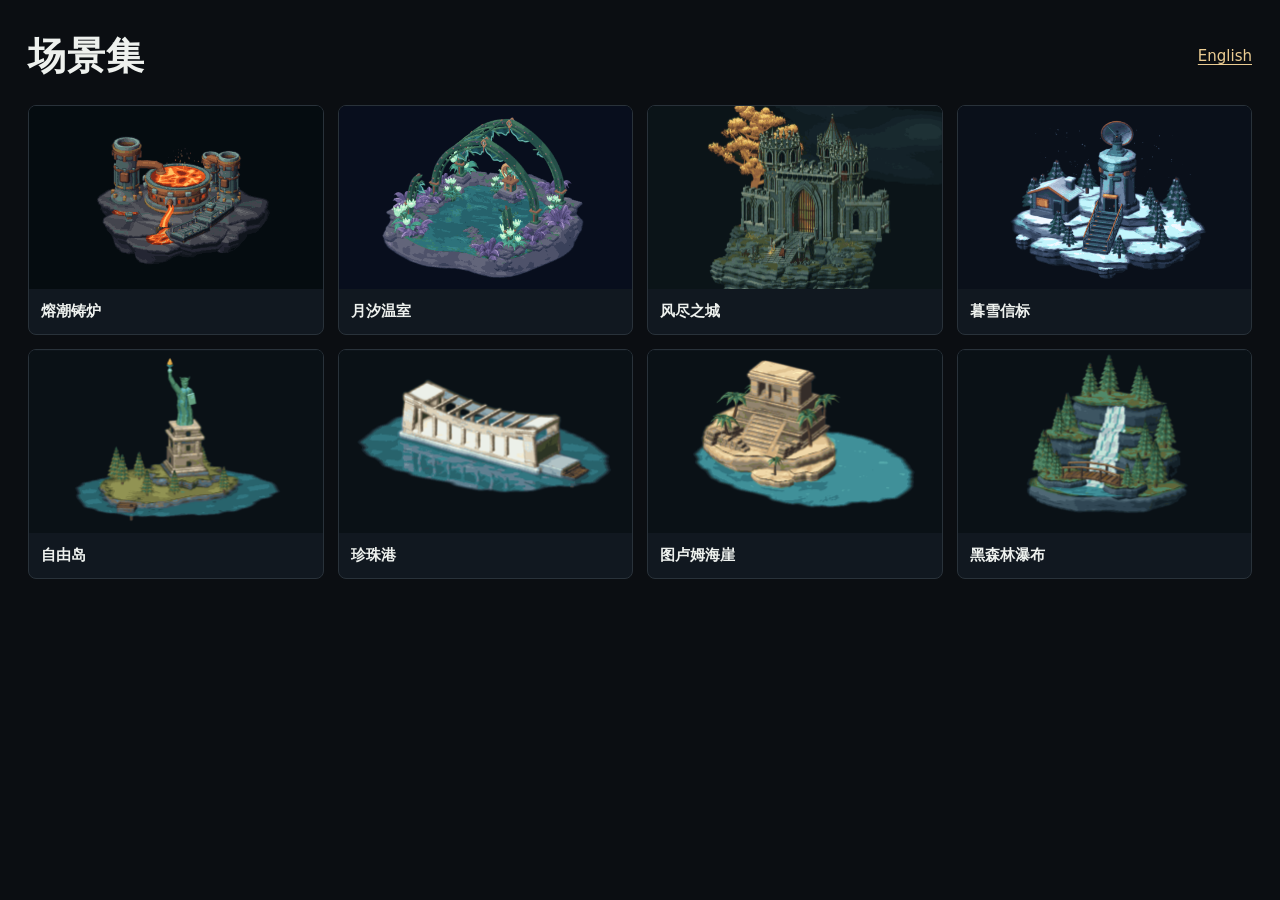
<file: index.html>
<!doctype html>
<html lang="zh-CN">
<head>
  <meta charset="utf-8">
  <meta name="viewport" content="width=device-width, initial-scale=1">
  <meta name="color-scheme" content="dark">
  <title>3D 场景集</title>
  <link rel="stylesheet" href="./style.css">
</head>
<body>
  <main class="gallery">
    <header class="gallery-head">
      <h1 data-en="Scene Gallery">场景集</h1>
      <a id="language" href="?lang=en" lang="en">English</a>
    </header>
    <div id="scene-grid" class="scene-grid" aria-label="全部场景"></div>
    <noscript>启用 JavaScript 后可以打开场景并环绕查看。</noscript>
  </main>

  <dialog id="viewer" aria-labelledby="scene-name">
    <div class="viewer-shell">
      <header class="viewer-head">
        <div>
          <h2 id="scene-name"></h2>
          <p id="scene-description"></p>
        </div>
        <button type="button" id="close-viewer" aria-label="关闭预览" autofocus>×</button>
      </header>
      <div class="stage">
        <canvas id="stage" tabindex="0" aria-label="拖动或使用方向键旋转，滚轮缩放"></canvas>
        <p id="message" role="status" hidden></p>
      </div>
      <footer class="viewer-tools">
        <a id="play" data-en="Play as the traveler ↗" hidden>进入可玩版 ↗</a>
        <details id="inspector">
          <summary data-en="Assets and rendering">资产与出图</summary>
          <div class="inspector-panel">
            <div class="controls">
              <label><span data-en="View">查看</span> <select id="asset" aria-label="查看独立资产" disabled><option value="" data-en="Full scene">完整场景</option></select></label>
              <label><span data-en="Render">出图</span> <select id="mode"><option value="pixel" data-en="Pixel art">像素后处理</option><option value="raw" data-en="Raw splats">原始高斯</option></select></label>
              <button type="button" id="motion" aria-pressed="false" disabled data-en="Play motion">播放动态</button>
              <button type="button" id="beacon" aria-pressed="false" title="画面获得焦点后也可按 B" hidden data-en="Beacon">信标</button>
              <button type="button" id="reset" disabled data-en="Reset camera">复位镜头</button>
              <button type="button" id="compare" disabled data-en="Export same-frame comparison">导出同帧对比</button>
            </div>
            <p id="view-info" class="muted" aria-live="polite"></p>
            <div id="asset-links" class="links" hidden>
              <a id="download-splat" download data-en="Download .splat">下载 .splat</a>
              <a id="download-editable" download data-en="Download editable data">下载可编辑数据</a>
            </div>
            <div id="captures" hidden>
              <div class="comparison">
                <figure><img id="raw-preview" alt="原始高斯"><figcaption><a id="capture-raw" download data-en="Raw splats PNG">原始高斯 PNG</a></figcaption></figure>
                <figure><img id="pixel-preview" alt="像素后处理"><figcaption><a id="capture-pixel" download data-en="Pixel art PNG">像素后处理 PNG</a></figcaption></figure>
              </div>
              <div class="links">
                <a id="capture-details" download data-en="Detail mask PNG">细节遮罩 PNG</a>
                <a id="capture-metadata" download data-en="Frame metadata JSON">帧信息 JSON</a>
              </div>
            </div>
          </div>
        </details>
      </footer>
    </div>
  </dialog>
  <script type="module" src="./gallery.mjs"></script>
</body>
</html>
</file>
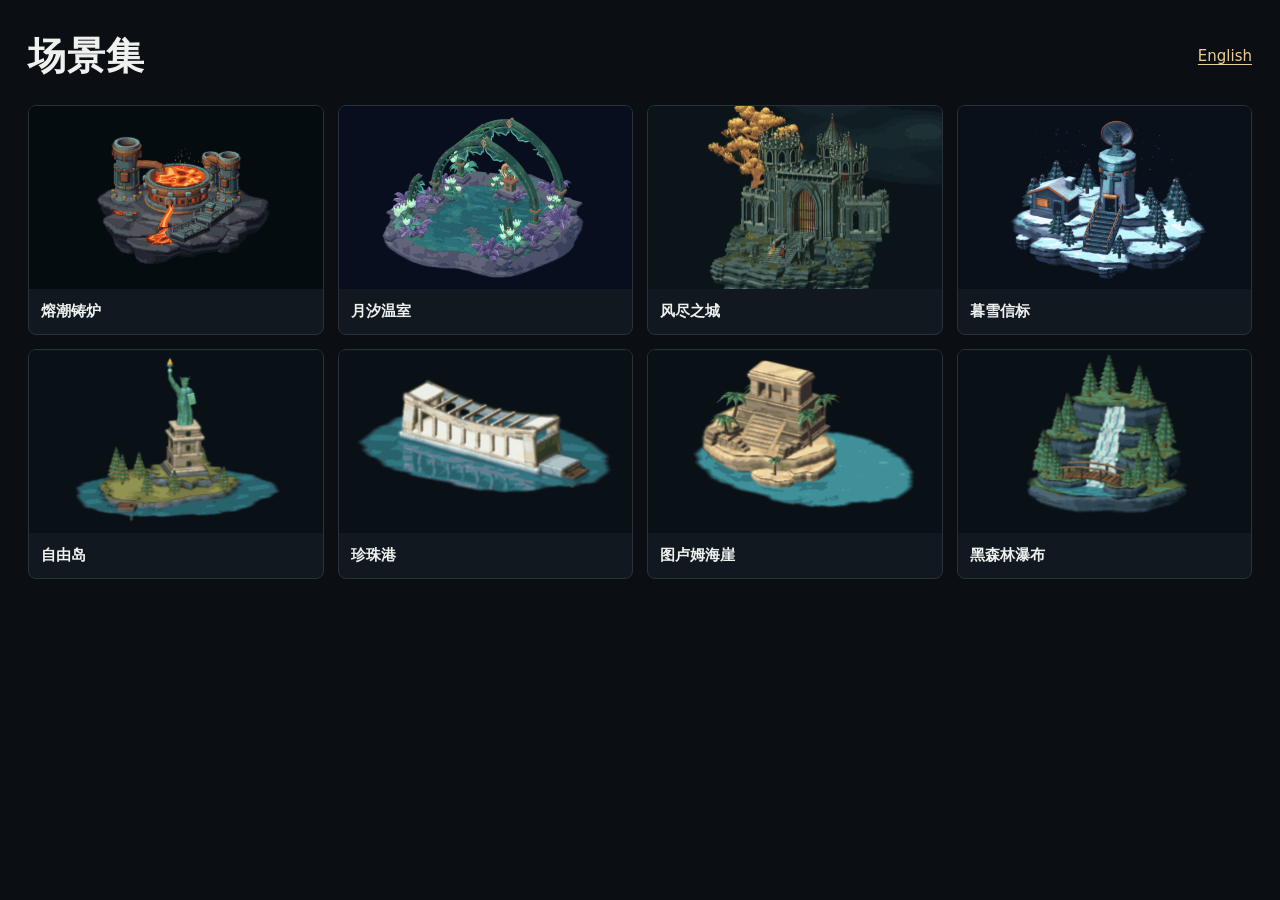
<file: red-alert-2/index.html>
<!doctype html>
<html lang="zh-CN">
<head>
  <meta charset="utf-8">
  <meta name="viewport" content="width=device-width, initial-scale=1">
  <title>3D 场景集</title>
</head>
<body>
  <a href="../">打开场景集 · Open the scene gallery</a>
  <script>
    const scenes = new Map([
      ['lone-guardian', 'liberty-island'],
      ['deep-sea', 'pearl-harbor'],
      ['sun-temple', 'tulum'],
      ['mirage', 'black-forest'],
    ]);
    const gallery = new URL('../', location.href);
    gallery.search = location.search;
    gallery.hash = scenes.get(location.hash.slice(1)) || '';
    location.replace(gallery);
  </script>
</body>
</html>
</file>
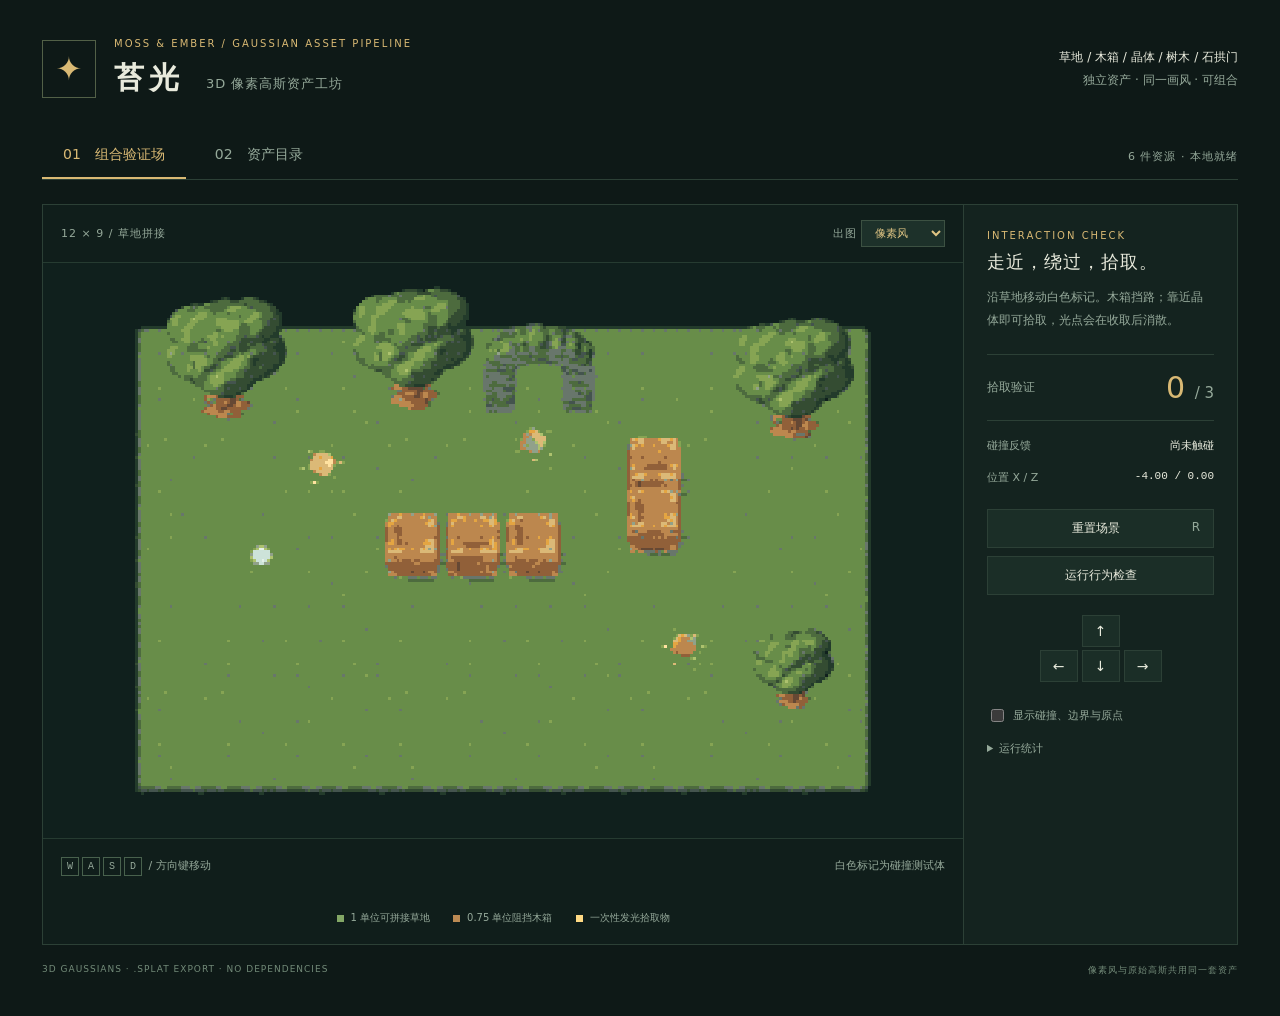
<file: make-game-assets/assets/starter/index.html>
<!doctype html>
<html lang="zh-CN">
<head>
  <meta charset="utf-8"><meta name="viewport" content="width=device-width,initial-scale=1">
  <meta name="theme-color" content="#10201d"><title>苔光 · 3D 像素高斯资产管线</title>
  <link rel="icon" href="data:,"><link rel="stylesheet" href="styles.css?v=gaussian-v2">
</head>
<body>
  <main>
    <header><div class="brand"><span class="brand-icon">✦</span><div><p class="eyebrow">MOSS & EMBER / GAUSSIAN ASSET PIPELINE</p><h1>苔光<span>3D 像素高斯资产工坊</span></h1></div></div><div class="edition">草地 / 木箱 / 晶体 / 树木 / 石拱门<br><span>独立资产 · 同一画风 · 可组合</span></div></header>
    <nav aria-label="预览视图"><button id="scene-tab" aria-pressed="true">01　组合验证场</button><button id="catalog-tab" aria-pressed="false">02　资产目录</button><span id="load-status" role="status">载入资产…</span></nav>
    <section class="workspace">
      <div class="stage-column">
        <div class="stage-top"><span id="stage-title">12 × 9 / 草地拼接</span><label>出图 <select id="render-look" aria-label="出图方式"><option value="pixel">像素风</option><option value="gaussian">原始高斯</option></select></label></div>
        <div class="canvas-wrap" id="canvas-wrap"><canvas id="view" width="640" height="400" tabindex="0" aria-label="三维资产预览，WASD 或方向键移动白色测试标记"></canvas><canvas id="overlay" width="640" height="400" aria-hidden="true"></canvas><div id="error" hidden></div></div>
        <div id="scene-controls" class="stage-bottom"><span><kbd>W</kbd><kbd>A</kbd><kbd>S</kbd><kbd>D</kbd> / 方向键移动</span><span>白色标记为碰撞测试体</span></div>
        <div id="catalog-controls" class="stage-bottom" hidden><label>朝向 <input id="angle" type="range" min="0" max="360" value="0" step="1"><output id="angle-value">0°</output></label><button id="spin">自动旋转</button><label><input id="pause" type="checkbox">暂停动画</label></div>
        <div class="legend"><span><i class="key grass"></i>1 单位可拼接草地</span><span><i class="key wood"></i>0.75 单位阻挡木箱</span><span><i class="key gold"></i>一次性发光拾取物</span></div>
      </div>
      <aside>
        <div id="scene-panel"><p class="eyebrow">INTERACTION CHECK</p><h2>走近，绕过，拾取。</h2><p class="muted">沿草地移动白色标记。木箱挡路；靠近晶体即可拾取，光点会在收取后消散。</p><div class="counter"><span>拾取验证</span><strong id="count">0 <small>/ 3</small></strong></div><div class="readout"><span>碰撞反馈</span><strong id="collision" role="status">尚未触碰</strong></div><div class="readout"><span>位置 X / Z</span><code id="position">−4.00 / 0.00</code></div><div class="buttons"><button id="reset">重置场景 <span>R</span></button><button id="check">运行行为检查</button></div><div class="touch" aria-label="移动控制"><button data-move="up" aria-label="向上">↑</button><div><button data-move="left" aria-label="向左">←</button><button data-move="down" aria-label="向下">↓</button><button data-move="right" aria-label="向右">→</button></div></div><div id="check-results" aria-live="polite"></div></div>
        <div id="catalog-panel" hidden><p class="eyebrow">ASSET LIBRARY</p><h2>同一尺度，独立资源。</h2><p class="muted">选择单件查看四周、变体与动画。十字为局部原点，虚线为一格比例参照。</p><div id="asset-list"></div><div id="asset-details"></div><div class="asset-downloads"><a id="download-splat" download>下载 .splat</a><a id="download-source" download>可编辑数据</a></div><button id="collect-preview">预览收取动画</button></div>
        <label class="debug-toggle"><input type="checkbox" id="debug">显示碰撞、边界与原点</label><details><summary>运行统计</summary><pre id="stats"></pre></details>
      </aside>
    </section>
    <footer><span>3D GAUSSIANS · .SPLAT EXPORT · NO DEPENDENCIES</span><span>像素风与原始高斯共用同一套资产</span></footer>
  </main>
  <script type="module" src="src/app.mjs"></script>
</body>
</html>
</file>
<file: style.css>
:root {
  color-scheme: dark;
  font: 15px/1.5 system-ui, -apple-system, "PingFang SC", sans-serif;
  background: #0b0e12;
  color: #eef1ee;
  --line: #29323a;
  --muted: #a3adb6;
}
* { box-sizing: border-box; }
[hidden] { display: none !important; }
body, h1, h2, p, figure { margin: 0; }
body:has(dialog[open]) { overflow: hidden; }
a { color: #eccd93; text-underline-offset: .20em; }
:focus-visible { outline: 2px solid #e5bd7d; outline-offset: 3px; }
button, select { font: inherit; color: inherit; padding: 6px 12px; border: 1px solid #343b42; border-radius: 5px; background: #151a20; }
button:not(:disabled), select:not(:disabled), summary { cursor: pointer; }
button:disabled, select:disabled { opacity: .55; }
button[aria-pressed=true] { color: #f2e2b9; background: #272420; border-color: #4c4232; }
button:hover:not(:disabled), select:hover:not(:disabled) { border-color: #8b8274; }

.gallery { width: min(1440px, 100%); margin: auto; padding: 28px 28px 52px; }
.gallery-head, .viewer-head { display: flex; align-items: center; justify-content: space-between; gap: 14px; }
.gallery-head { margin-bottom: 20px; }
h1 { font-size: clamp(25px, 4vw, 38px); letter-spacing: .025em; font-weight: 680; }
h2 { font-size: 20px; font-weight: 640; line-height: 1.3; }
.scene-grid { display: grid; grid-template-columns: repeat(4, minmax(0, 1fr)); gap: 14px; }
.scene-card {
  position: relative;
  width: 100%;
  display: grid;
  gap: 0;
  padding: 0;
  overflow: hidden;
  text-align: left;
  border: 1px solid var(--line);
  border-radius: 8px;
  background: #111820;
}
.scene-card img { display: block; width: 100%; aspect-ratio: 16/10; object-fit: cover; background: #080e14; }
.scene-card span { display: block; padding: 11px 12px; font-weight: 630; }
.scene-card:hover:not(:disabled) { border-color: #a48a65; background: #20252a; }
.scene-card:hover img { filter: brightness(1.08); }

dialog {
  position: fixed;
  inset: 0;
  width: 100%;
  height: 100dvh;
  max-width: none;
  max-height: none;
  margin: 0;
  padding: 0;
  border: 0;
  background: #0b0e12;
  color: inherit;
}
dialog::backdrop { background: #0b0e12; }
.viewer-shell { display: grid; grid-template-rows: auto minmax(0, 1fr) auto; height: 100%; }
.viewer-head { padding: 10px 16px; border-bottom: 1px solid var(--line); }
#scene-description, .muted { margin-top: 3px; color: var(--muted); }
#close-viewer { inline-size: 44px; block-size: 40px; flex: none; padding: 0; font-size: 27px; line-height: 1; }
.stage { position: relative; min-block-size: 0; background: #050c10; overflow: hidden; }
canvas { display: block; width: 100%; height: 100%; touch-action: none; cursor: grab; }
canvas:active { cursor: grabbing; }
#message { position: absolute; top: 12px; left: 14px; max-width: calc(100% - 28px); padding: 6px 10px; border-radius: 4px; background: #131a20eb; }
.viewer-tools { position: relative; z-index: 2; display: flex; align-items: center; gap: 16px; padding: 8px 16px 10px; border-top: 1px solid var(--line); }
.inspector-panel {
  position: absolute;
  inset-inline: 12px;
  bottom: calc(100% + 8px);
  max-width: 1040px;
  max-height: min(48dvh, 480px);
  overflow: auto;
  padding: 12px;
  border: 1px solid var(--line);
  border-radius: 7px;
  background: #151a20f5;
  box-shadow: 0 10px 24px #0008;
}
.inspector-panel .controls { margin-top: 0; }
summary { width: fit-content; }
.controls, .links { display: flex; gap: 8px; align-items: center; flex-wrap: wrap; }
.controls, .links, #captures { margin-top: 10px; }
select { max-width: 250px; }
.comparison { display: grid; grid-template-columns: repeat(2, minmax(0, 1fr)); gap: 10px; }
.comparison img { width: 100%; display: block; }
figcaption { padding-top: 5px; }
@media (max-width: 960px) {
  .scene-grid { grid-template-columns: repeat(3, minmax(0, 1fr)); }
}
@media (max-width: 640px) {
  .gallery { padding: 18px 12px 32px; }
  .scene-grid { grid-template-columns: repeat(2, minmax(0, 1fr)); gap: 9px; }
  .scene-card span { padding: 8px 9px; font-size: .92rem; }
  .viewer-head, .viewer-tools { padding-inline: 10px; }
  #scene-description { font-size: .82rem; }
}
</file>
<file: make-game-assets/assets/starter/styles.css>
:root{color-scheme:dark;--bg:#0e1917;--panel:#14231f;--line:#2c4036;--muted:#95a99a;--text:#e8eadc;--accent:#d9b974}*{box-sizing:border-box}body{margin:0;background:var(--bg);color:var(--text);font-family:ui-sans-serif,system-ui,-apple-system,"PingFang SC",sans-serif;font-size:14px}main{max-width:1456px;margin:auto;padding:38px 42px 20px}header{display:flex;justify-content:space-between;align-items:center;margin-bottom:34px}.brand{display:flex;align-items:center;gap:18px}.brand-icon{display:grid;place-items:center;border:1px solid #526047;width:54px;height:58px;color:var(--accent);font-size:32px}.eyebrow{font-size:10px;letter-spacing:2px;color:var(--accent);margin:0 0 9px}h1{font-size:30px;letter-spacing:5px;margin:0;font-weight:600}h1 span{font-size:13px;letter-spacing:1px;margin-left:22px;color:var(--muted);font-weight:400}.edition{line-height:1.9;text-align:right;font-size:12px}.edition span{color:var(--muted)}nav{display:flex;align-items:center;border-bottom:1px solid var(--line);gap:8px;margin-bottom:24px}button{font:inherit;border:1px solid var(--line);background:#1b2e27;color:var(--text);padding:10px 13px;cursor:pointer;transition:background .15s}button:hover{background:#2a4134}button:focus-visible,input:focus-visible,canvas:focus-visible{outline:2px solid var(--accent);outline-offset:3px}nav button{padding:13px 21px;background:transparent;border:0;border-bottom:2px solid transparent;color:var(--muted)}nav button[aria-pressed=true]{color:var(--accent);border-color:var(--accent)}nav>span{margin-left:auto;font-size:11px;color:var(--muted);letter-spacing:1px}.workspace{display:grid;grid-template-columns:minmax(0,1fr) 274px;border:1px solid var(--line)}.stage-column{min-width:0;display:flex;flex-direction:column;background:#101e1b}.stage-top,.stage-bottom{display:flex;align-items:center;justify-content:space-between;padding:15px 18px;color:var(--muted);font-size:11px;gap:12px}.stage-top{border-bottom:1px solid #263b31;letter-spacing:1px}.dot-label:before{content:"";display:inline-block;width:5px;height:5px;background:var(--accent);margin-right:8px}.canvas-wrap{width:100%;aspect-ratio:8/5;position:relative;display:flex;align-items:center;justify-content:center;background:#0f1a18;overflow:hidden}canvas{position:absolute;image-rendering:pixelated;image-rendering:crisp-edges;max-width:100%;max-height:100%;width:100%;height:100%;object-fit:contain}#overlay{pointer-events:none}.stage-bottom{border-top:1px solid #263b31;min-height:54px}kbd{border:1px solid #48614d;font-size:10px;padding:3px 5px;margin-right:3px}input[type=range]{accent-color:var(--accent);width:140px;vertical-align:middle}input[type=checkbox]{accent-color:var(--accent)}#angle-value{display:inline-block;min-width:30px}.stage-bottom button{padding:6px 10px;font-size:11px}.stage-bottom label{white-space:nowrap}.legend{display:flex;justify-content:center;gap:23px;padding:19px 10px;color:var(--muted);font-size:10px;margin-top:auto}.legend span{display:flex;align-items:center;gap:7px}.key{width:7px;height:7px;display:inline-block}.grass{background:#83a766}.wood{background:#bc8a53}.gold{background:#ffda84}aside{border-left:1px solid var(--line);padding:25px 23px;background:var(--panel)}h2{font-size:18px;letter-spacing:1px;font-weight:500;margin:0 0 12px}.muted{font-size:12px;color:var(--muted);line-height:1.9;margin:0 0 22px}.counter{display:flex;align-items:center;justify-content:space-between;padding:15px 0;border-top:1px solid var(--line);border-bottom:1px solid var(--line)}.counter>span{font-size:12px;color:var(--muted)}.counter strong{font-size:30px;font-weight:400;color:var(--accent)}small{font-size:15px;color:var(--muted)}.readout{display:flex;justify-content:space-between;gap:8px;font-size:11px;margin-top:17px}.readout>span{color:var(--muted)}.readout strong{font-weight:400}.buttons{display:grid;gap:8px;margin:24px 0 18px}.buttons button{font-size:12px}.buttons button span{float:right;color:var(--muted)}.debug-toggle{display:flex;align-items:center;gap:6px;font-size:11px;color:var(--muted);margin-top:22px}details{margin-top:16px;font-size:11px;color:var(--muted)}summary{cursor:pointer}pre{font-size:10px;line-height:1.8;white-space:pre-wrap;word-break:break-word}.touch{text-align:center;margin-top:10px}.touch button{width:38px;height:32px;padding:0;margin:2px;touch-action:none}.touch>button{margin-bottom:1px}#check-results{margin-top:15px;font-size:10px;line-height:1.8;color:#aed8a0}.check-line{padding:3px 0}#asset-list{display:grid;gap:5px}#asset-list button{text-align:left;font-size:11px;padding:10px}#asset-list button[aria-pressed=true]{border-color:var(--accent);color:var(--accent)}#asset-details{font-size:11px;line-height:1.9;color:var(--muted);margin:18px 0}#collect-preview{font-size:11px;width:100%}footer{display:flex;justify-content:space-between;margin:19px 0;color:#738b79;font-size:9px;letter-spacing:1px}#error{z-index:3;background:#2d2119;color:#ffd4b0;padding:20px;max-width:80%;line-height:1.8}[hidden]{display:none!important}@media(min-width:1400px){.canvas-wrap{min-height:470px}}@media(max-width:960px){main{padding:22px 18px}h1 span{display:block;margin:8px 0 0;font-size:11px}.workspace{grid-template-columns:minmax(0,1fr) 230px}aside{padding:20px 16px}.legend{gap:10px;font-size:9px}.stage-bottom{flex-wrap:wrap}.edition{font-size:10px}}@media(max-width:680px){main{padding:18px 12px}header{margin-bottom:20px}.edition{display:none}.workspace{display:block}aside{border-left:0;border-top:1px solid var(--line);padding:20px}.stage-top{padding:12px;font-size:9px}.canvas-wrap{min-height:250px}nav button{padding:12px;font-size:11px}nav>span{font-size:9px}.legend{flex-wrap:wrap;padding:13px 8px}.stage-bottom{font-size:10px;padding:12px}.brand-icon{height:48px;width:43px}footer{gap:16px;font-size:8px}.buttons{grid-template-columns:1fr 1fr;margin:16px 0}.counter{padding:9px 0}.touch{margin:0}#asset-list{grid-template-columns:1fr 1fr}}
.asset-downloads{display:flex;gap:8px;flex-wrap:wrap;margin:16px 0}.asset-downloads a{padding:10px 12px;background:#1d312a;color:#e0c584;border:1px solid #3c5142;text-decoration:none;font-size:12px}.asset-downloads a:focus-visible{outline:2px solid #e0c584;outline-offset:3px}#render-look{font:inherit;color:#e0c584;background:#1d312a;border:1px solid #3c5142;padding:5px 9px}
</file>
